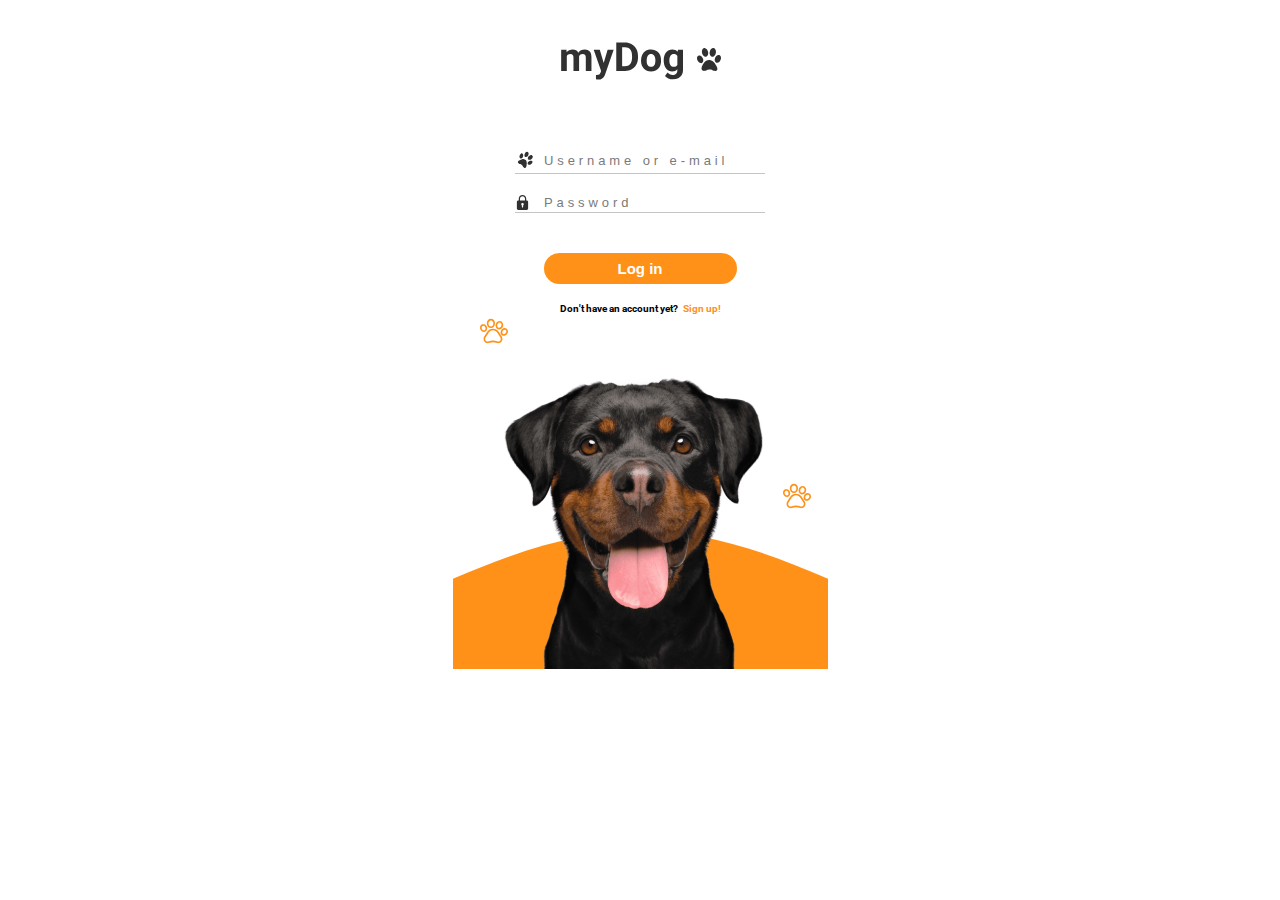
<file: index.html>
<!DOCTYPE html>
<html lang="en">

<head>
  <meta charset="UTF-8">
  <meta http-equiv="X-UA-Compatible" content="IE=edge">
  <meta name="viewport" content="width=device-width, initial-scale=1.0">
  <link rel="stylesheet" href="style/login.css">
  <title>Dog</title>
</head>

<body>

  <header>
    <img src="img/01 logo.svg" alt="">
  </header>
  <!--header end-->

  <section class="loginUser">
    <form action="">
      <div class="userInput">
        <img src="img/icon/02 userLogin.svg" alt="">
        <input type="text" placeholder="Username or e-mail">

      </div>

      <div class="userInput">
        <img class="passUser" src="img/icon/03 userPassword.svg" alt="">
        <input type="password" placeholder="Password">

      </div>

      <button>
        <a href="home.html">Log in </a>
      </button>
    </form>

    <div class="signUp">
      <p>Don't have an account yet?</p>
      <a href="">Sign up!</a>
    </div>

  </section>

  <!--loginUser end-->


  <section class="endLogin">
    <img class="icon1" src="img/icon/01 dogPaw.svg" alt="">
    <img class="dog" src="img/02 dogPhoto.png" alt="">
    <img class="icon2" src="img/icon/01 dogPaw.svg" alt="">
  </section>

  <!--endLogin end-->


</body>

</html>
</file>
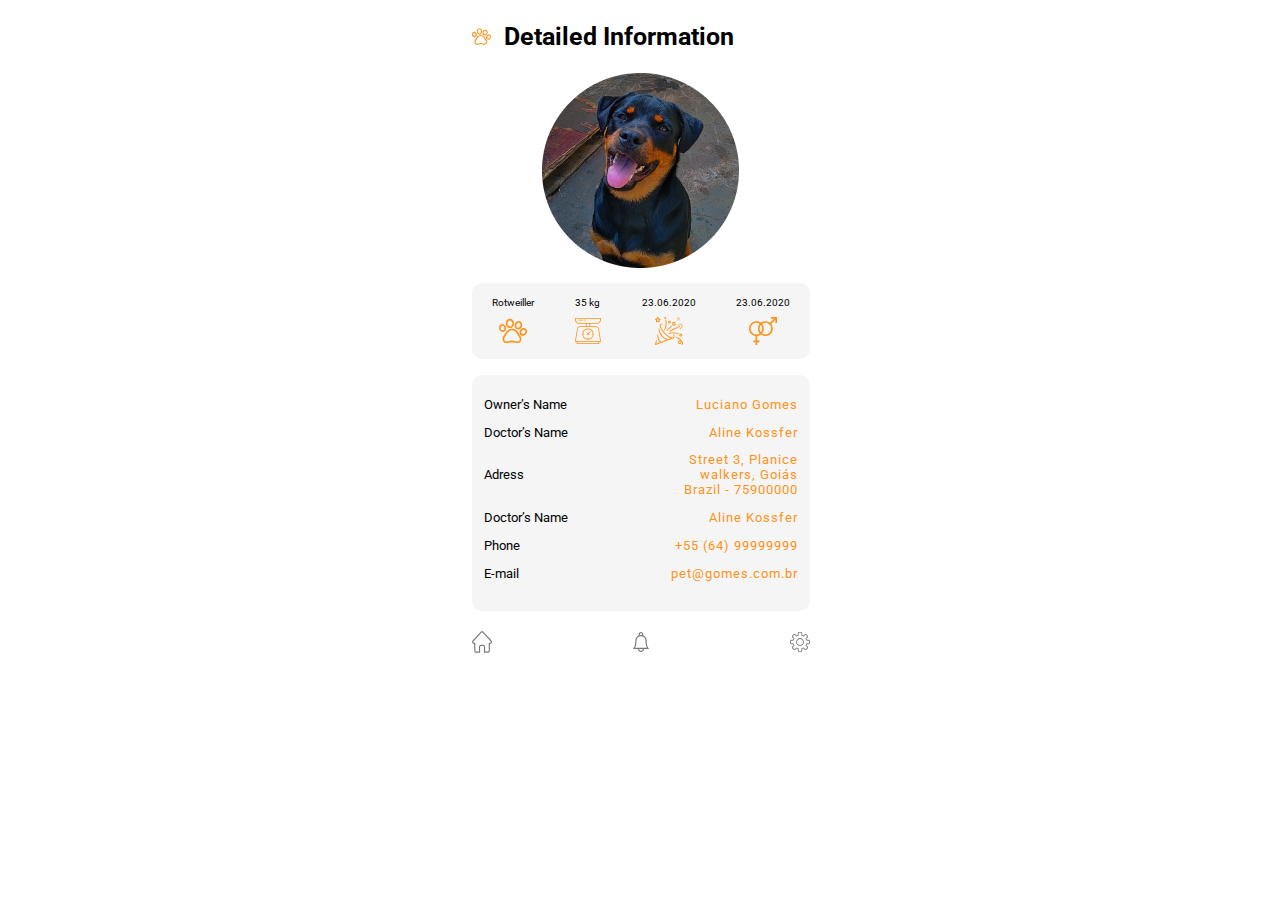
<file: detailed.html>
<!DOCTYPE html>
<html lang="en">

<head>
  <meta charset="UTF-8">
  <meta http-equiv="X-UA-Compatible" content="IE=edge">
  <meta name="viewport" content="width=device-width, initial-scale=1.0">
  <link rel="stylesheet" href="style/detailed.css">
  <title>Detailed information</title>
</head>

<body>

  <header>
    <img src="img/icon/01 dogPaw.svg" alt="">
    <h1>Detailed Information</h1>
  </header>
  <!--header end-->

  <div class="photoUser">
    <img src="img/05 dogUser.png" alt="">
  </div>
  <!--photoUser end-->


  <section class="aboutDog">
    <div class="itens">
      <div class="item">
        <p>Rotweiller</p>
        <img src="img/icon/04 itemPaw.svg" alt="">
      </div>

      <div class="item">
        <p>35 kg</p>
        <img src="img/icon/05 Itemweighing-machine.svg" alt="">
      </div>

      <div class="item">
        <p>23.06.2020</p>
        <img src="img/icon/06 Itemconfetti.svg" alt="">
      </div>

      <div class="item">
        <p>23.06.2020</p>
        <img src="img/icon/07 Itemgender.svg" alt="">
      </div>
    </div>


  </section>
  <!-- aboutDog end-->

  <section class="detailed">

    <table>
      <tr>
        <td>Owner’s Name</td>
        <td class="info">Luciano Gomes</td>
      </tr>

      <tr>
        <td>Doctor’s Name</td>
        <td class="info">Aline Kossfer</td>
      </tr>

      <tr>
        <td>Adress</td>
        <td class="info adress">Street 3, Planice
          walkers, Goiás
          Brazil - 75900000</td>
      </tr>

      <tr>
        <td>Doctor’s Name</td>
        <td class="info">Aline Kossfer</td>
      </tr>


      <tr>
        <td>Phone</td>
        <td class="info">+55 (64) 99999999</td>
      </tr>

      <tr>
        <td>E-mail</td>
        <td class="info">pet@gomes.com.br</td>
      </tr>

    </table>

  </section>

  <!-- detailed end-->

  <section class="menu">
    <div class="menuContainer">

      <a href="home.html">
        <img src="img/icon/15 home2.svg" alt="">

      </a>



      <a href=""><img src="img/icon/13 bell.svg" alt=""></a>
      <a href=""><img src="img/icon/14 settings.svg" alt=""></a>
    </div>
  </section>

  <!-- menu end-->

</body>

</html>
</file>
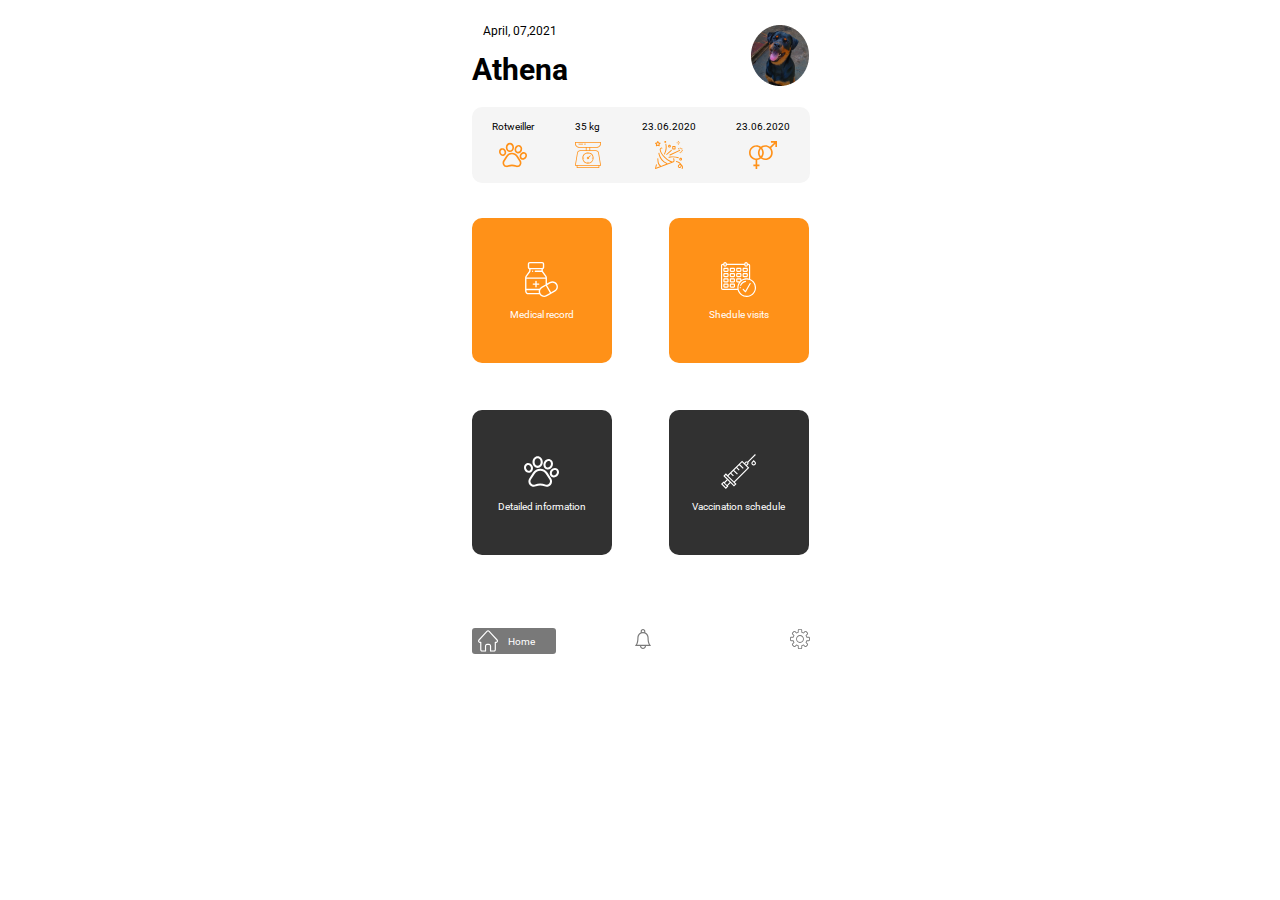
<file: home.html>
<!DOCTYPE html>
<html lang="en">

<head>
  <meta charset="UTF-8">
  <meta http-equiv="X-UA-Compatible" content="IE=edge">
  <meta name="viewport" content="width=device-width, initial-scale=1.0">
  <link rel="stylesheet" href="style/home.css">
  <title>Home</title>
</head>

<body>


  <header>
    <div class="dogUser">
      <p>April, 07,2021</p>
      <h1>Athena</h1>
    </div>

    <img src="img/04 dogMiniUser.png" alt="">
  </header>
  <!-- header end-->

  <section class="aboutDog">
    <div class="itens">
      <div class="item">
        <p>Rotweiller</p>
        <img src="img/icon/04 itemPaw.svg" alt="">
      </div>

      <div class="item">
        <p>35 kg</p>
        <img src="img/icon/05 Itemweighing-machine.svg" alt="">
      </div>

      <div class="item">
        <p>23.06.2020</p>
        <img src="img/icon/06 Itemconfetti.svg" alt="">
      </div>

      <div class="item">
        <p>23.06.2020</p>
        <img src="img/icon/07 Itemgender.svg" alt="">
      </div>
    </div>


  </section>
  <!-- aboutDog end-->


  <section class="informationDog">
    <div class="cards">
      <div class="card1">
        <a href="medical.html">
          <img src="img/icon/08 Cardmedicine.svg" alt="">
          <p>Medical
            record</p>
        </a>

      </div>


      <div class="card1">
        <a href="schedule.html">
          <img src="img/icon/09 Cardschedule.svg" alt="">
          <p>Shedule
            visits</p>
        </a>

      </div>

      <div class="card2">
        <a href="detailed.html">
          <img src="img/icon/10 Cardpawprint.svg" alt="">
          <p>Detailed
            information</p>
        </a>

      </div>

      <div class="card2">
        <a href="">
          <img src="img/icon/11 Cardvaccine.svg" alt="">
          <p>Vaccination
            schedule</p>
        </a>

      </div>

    </div>
  </section>

  <!-- informationDog-->

  <section class="menu">
    <div class="menuContainer">
      <div class="homeMenu">
        <a href="home.html">
          <img src="img/icon/12 home.svg" alt="">
          <p>Home</p>
        </a>

      </div>

      <a class="bell" href=""><img src="img/icon/13 bell.svg" alt=""></a>
      <a href=""><img src="img/icon/14 settings.svg" alt=""></a>
    </div>
  </section>

</body>

</html>
</file>
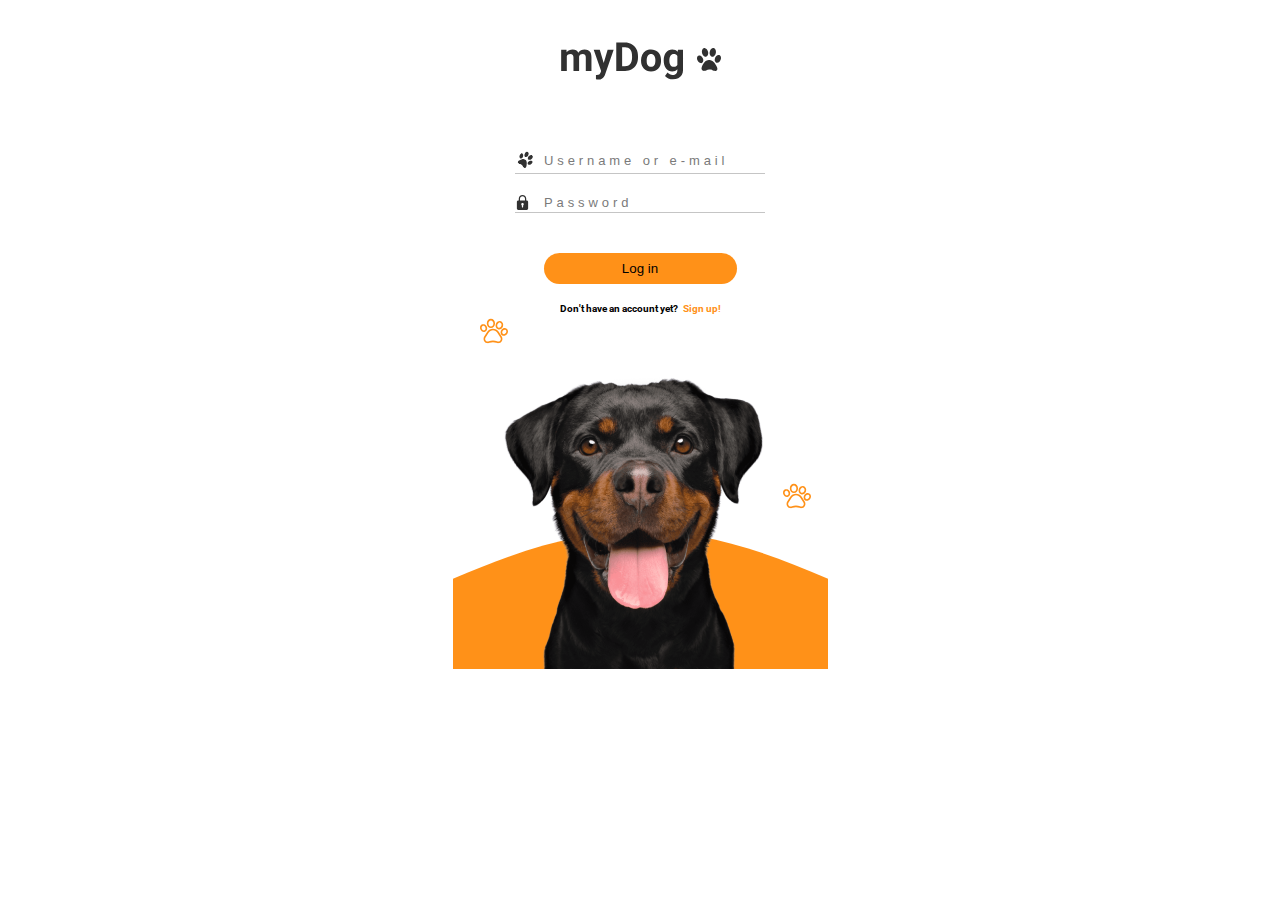
<file: login.html>
<!DOCTYPE html>
<html lang="en">

<head>
  <meta charset="UTF-8">
  <meta http-equiv="X-UA-Compatible" content="IE=edge">
  <meta name="viewport" content="width=device-width, initial-scale=1.0">
  <link rel="stylesheet" href="style/login.css">
  <title>Dog</title>
</head>

<body>

  <header>
    <img src="img/01 logo.svg" alt="">
  </header>

  <section class="loginUser">
    <form action="">
      <div class="userInput">
        <img src="img/icon/02 userLogin.svg" alt="">
        <input type="text" placeholder="Username or e-mail">

      </div>

      <div class="userInput">
        <img class="passUser" src="img/icon/03 userPassword.svg" alt="">
        <input type="password" placeholder="Password">

      </div>

      <button>Log in</button>
    </form>

    <div class="signUp">
      <p>Don't have an account yet?</p>
      <a href="">Sign up!</a>
    </div>

  </section>


  <section class="endLogin">
    <img class="icon1" src="img/icon/01 dogPaw.svg" alt="">
    <img class="dog" src="img/02 dogPhoto.png" alt="">
    <img class="icon2" src="img/icon/01 dogPaw.svg" alt="">
  </section>


</body>

</html>
</file>
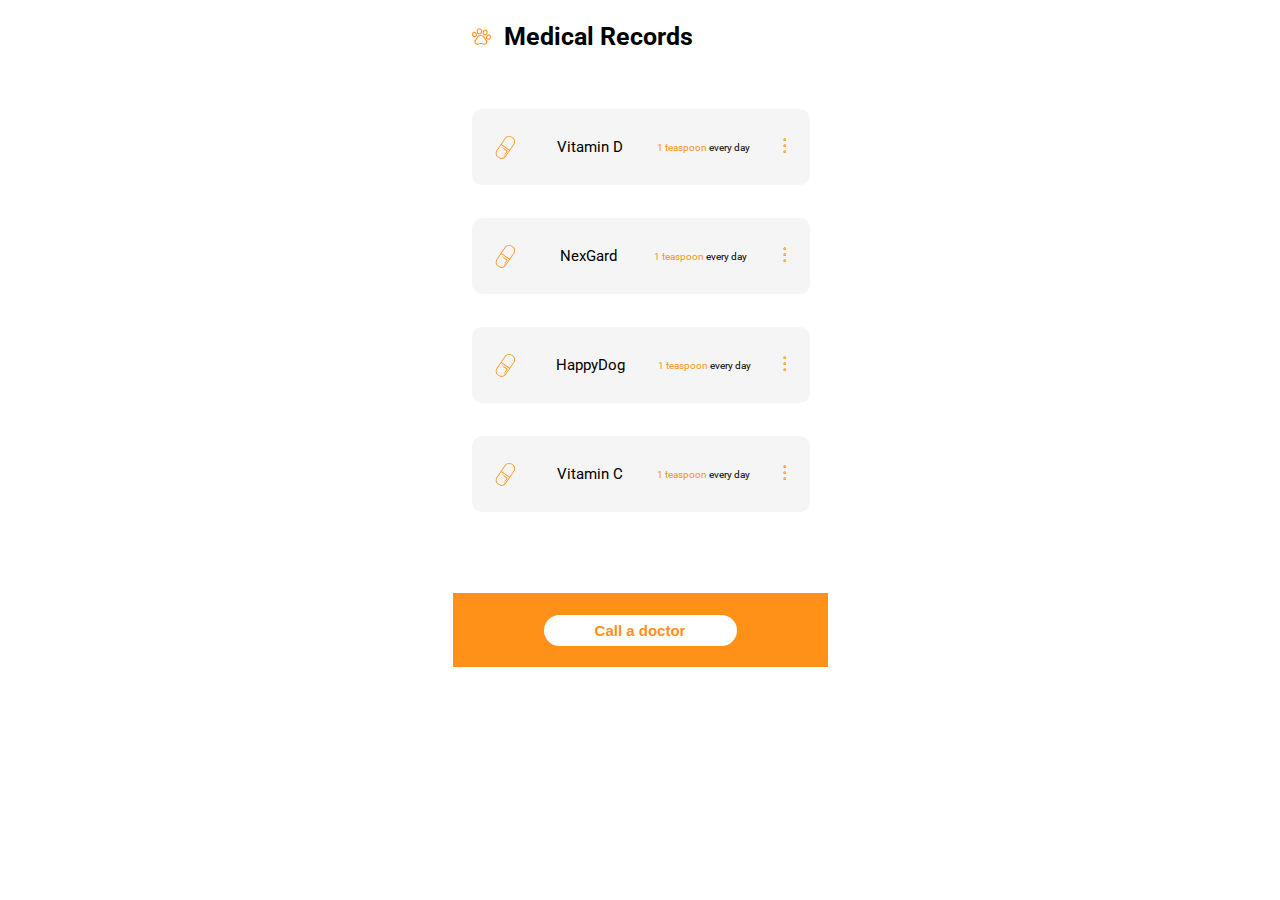
<file: medical.html>
<!DOCTYPE html>
<html lang="en">
<head>
  <meta charset="UTF-8">
  <meta http-equiv="X-UA-Compatible" content="IE=edge">
  <meta name="viewport" content="width=device-width, initial-scale=1.0">
  <link rel="stylesheet" href="style/medical.css">
  <title>Medical Records</title>
</head>
<body>

  <header>
    <img src="img/icon/01 dogPaw.svg" alt="">
    <h1>Medical Records</h1>
  </header>
  <!--header end-->


  <section class="records">
      <div class="cards">
        <div class="card">
          <img src="img/icon/16 pill.svg" alt="">
          <h2>Vitamin D</h2>
          <p><span>1 teaspoon</span>  every day</p>
          <button><img src="img/icon/17 buttonOps.svg" alt=""></button>
        </div>

        <div class="card">
          <img src="img/icon/16 pill.svg" alt="">
          <h2>NexGard</h2>
          <p><span>1 teaspoon</span>  every day</p>
          <button><img src="img/icon/17 buttonOps.svg" alt=""></button>
        </div>

        <div class="card">
          <img src="img/icon/16 pill.svg" alt="">
          <h2>HappyDog</h2>
          <p><span>1 teaspoon</span>  every day</p>
          <button><img src="img/icon/17 buttonOps.svg" alt=""></button>
        </div>

        <div class="card">
          <img src="img/icon/16 pill.svg" alt="">
          <h2>Vitamin C</h2>
          <p><span>1 teaspoon</span>  every day</p>
          <button><img src="img/icon/17 buttonOps.svg" alt=""></button>
        </div>

      </div>

  </section>
   <!--records end-->


   <footer>
        <button>Call a doctor</button>
   </footer>

    <!--footer end-->
</body>
</html>
</file>
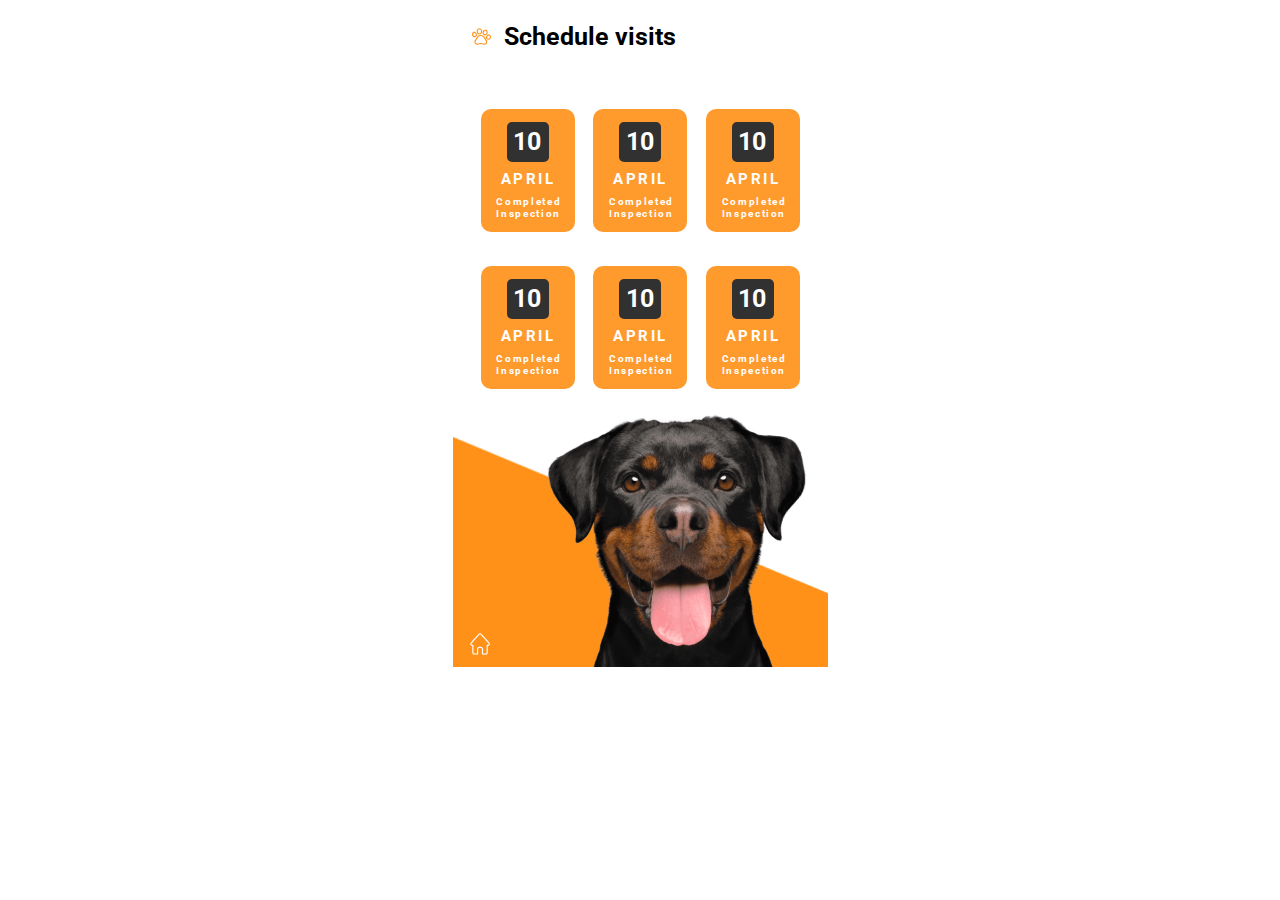
<file: schedule.html>
<!DOCTYPE html>
<html lang="en">

<head>
  <meta charset="UTF-8">
  <meta http-equiv="X-UA-Compatible" content="IE=edge">
  <meta name="viewport" content="width=device-width, initial-scale=1.0">
  <link rel="stylesheet" href="style/schedule.css">
  <title>Schedule visits</title>
</head>

<body>
  <header>
    <img src="img/icon/01 dogPaw.svg" alt="">
    <h1>Schedule visits</h1>
  </header>
  <!--header end-->


  <section class="dates">
    <div class="cards">
      <div class="card">
        <div class="data">
          <h1>10</h1>
        </div>

        <h3>APRIL</h3>
        <p>Completed
          Inspection</p>


      </div>

      <div class="card">
        <div class="data">
          <h1>10</h1>
        </div>

        <h3>APRIL</h3>
        <p>Completed
          Inspection</p>


      </div>

      <div class="card">
        <div class="data">
          <h1>10</h1>
        </div>

        <h3>APRIL</h3>
        <p>Completed
          Inspection</p>


      </div>

      <div class="card">
        <div class="data">
          <h1>10</h1>
        </div>

        <h3>APRIL</h3>
        <p>Completed
          Inspection</p>


      </div>

      <div class="card">
        <div class="data">
          <h1>10</h1>
        </div>

        <h3>APRIL</h3>
        <p>Completed
          Inspection</p>


      </div>

      <div class="card">
        <div class="data">
          <h1>10</h1>
        </div>

        <h3>APRIL</h3>
        <p>Completed
          Inspection</p>


      </div>

    </div>

  </section>
  <!--dates end-->

  <section class="endSchedule">

    <a href="home.html">
      <img class="homeIcon" src="img/icon/12 home.svg" alt="">

    </a>
    <img class="dog" src="img/07 dogPhoto2.png" alt="">


  </section>

  <!--endSchedule end-->


</body>

</html>
</file>
<file: style/login.css>
/*
width: 375px;
height: 667px;
*/


@import url('https://fonts.googleapis.com/css2?family=Roboto:wght@100;400;700&display=swap');

* {
  padding: 0;
  margin: 0;
  box-sizing: border-box;
}

body {
  font-family: 'Roboto', sans-serif;

}

/*-----------header-----------------*/

header {
  width: 162px;
  height: 47px;
  margin: 34px auto;
}

/*-----------loginUser-----------------*/
.loginUser {

  display: flex;
  flex-direction: column;
  align-items: center;

}

form {
  width: 250px;
  display: flex;
  flex-direction: column;
  margin-top: 34px;
}

.userInput {
  width: 250px;
  margin-bottom: 21px;
  border: none;
  border-bottom: 1px solid #C5C5C5;
  display: flex;
  align-items: center;
  padding-bottom: 2px;


}


form input {
  width: 100%;
  height: 15px;
  border: none;
  margin-left: 7px;

}

.passUser {
  margin-right: 7px;
}

input::placeholder {
  font-weight: 300;
  font-size: 13px;
  line-height: 15, 23px;
  letter-spacing: 0.3em;
  color: #7A7A7A;

}

input:focus {
  outline-style: none;

}

form button {
  width: 193px;
  height: 31px;

  background: #FF9118;
  border: none;
  margin: 19px auto;
  border-radius: 50px;
  cursor: pointer;

}

form button a {
  font-weight: bold;
  font-size: 15px;
  color: #FFFFFF;
  text-decoration: none;
  display: block;
}

form button:hover {
  background: #000000;
  transition: 0.8s;
  font-size: 16px;
}

button:focus {
  outline-style: none;
  box-shadow: 0 0 3pt 2pt #FF9118;
}

.signUp {
  display: flex;

}

.signUp p,
a {
  font-weight: bold;
  font-size: 10px;
}

.signUp a {
  color: #FF9118;
  margin-left: 5px;
  text-decoration: none;
}

.signUp a:hover {
  color: rgb(0, 0, 0);
  transition: 0.8s;

}

/*------endLogin------------*/

.endLogin {
  margin: 0 auto;
  background-image: url('../img/03 bgLogin.svg');
  background-repeat: no-repeat;
  background-position: bottom;

  width: 375px;
  height: 346px;

  display: flex;
  align-items: center;
  justify-content: center;
  margin-top: 9px;

}

.endLogin img {
  display: inline-block;
}

.icon1 {
  position: relative;
  left: 35px;
  bottom: 165px;
}

.icon2 {
  position: relative;
  right: 25px;

}

.dog {

  position: relative;
  left: 15px;
}

/*------end------------*/
</file>
<file: style/detailed.css>
@import url('https://fonts.googleapis.com/css2?family=Roboto:wght@100;400;700&display=swap');



* {
  padding: 0;
  margin: 0;
  box-sizing: border-box;
}

body {
  font-family: 'Roboto', sans-serif;

}


/*-----------header-----------------*/

header {
  width: 375px;
  margin: 22px auto 20px;
  padding: 0px 19px;

  display: flex;
  align-items: center;



}

header h1 {
  font-weight: bold;
  font-size: 25px;
  margin-left: 13px;
}

header img {
  width: 19px;
  height: 19px;
}

/*---------photoUser-----------------*/
.photoUser {
  width: 197px;
  height: 195px;
  margin: 22px auto 15px;
}


/*-----------aboutDog-----------------*/

.aboutDog {

  padding: 0px 19px;

  width: 375px;
  margin: 0 auto;
}

.itens {
  width: 338px;
  height: 76px;
  background-color: #F5F5F5;
  border: none;
  border-radius: 10px;

  display: flex;
  justify-content: space-around;
  align-items: center;
}

.item {
  display: flex;
  flex-direction: column;
  align-items: center;
  justify-content: center;
}

.item p {
  font-weight: normal;
  font-size: 10px;
  margin-bottom: 9px;
}

/*-----------detailed-----------------*/

.detailed {
  width: 375px;
  margin: 16px auto 20px;
  padding: 0px 19px;
}

.detailed table {
  padding: 14px 10px 22px;
  width: 338px;
  height: 236px;
  border-radius: 10px;

  background: #F5F5F5;

}



td {
  text-align: start;

  width: 129px;

  font-weight: normal;
  font-size: 13px;
  line-height: 15px;

  padding: 5px 0px;


}

.info {
  font-weight: normal;
  font-size: 13px;
  line-height: 15px;
  text-align: right;
  letter-spacing: 0.075em;

  color: #FF9118;
}

.adress {
  width: 117px;
  height: 45px;
  padding-left: 20px;

}

/*-----------Menu-----------------*/

.menu {
  width: 375px;
  margin: 0px auto 13px;
  padding: 0px 19px;


}

.menuContainer {
  width: 338px;
  display: flex;
  align-items: center;
  justify-content: space-between;
}

.homeMenu {
  background: #797979;
  border-radius: 3px;


}


/*-----------END-----------------*/
</file>
<file: style/home.css>
@import url('https://fonts.googleapis.com/css2?family=Roboto:wght@100;400;700&display=swap');



* {
  padding: 0;
  margin: 0;
  box-sizing: border-box;
}

body {
  font-family: 'Roboto', sans-serif;

}

/*-----------Header-----------------*/

header {
  width: 375px;
  margin: 24px auto 20px;
  padding: 0px 19px;

  display: flex;
  justify-content: space-between;
  align-items: center;


}

.dogUser {
  width: 96px;
  display: flex;
  flex-direction: column;
  align-items: center;



}

.dogUser p {


  font-weight: normal;
  font-size: 12px;
  margin-bottom: 14px;
}

.dogUser h1 {

  font-weight: bold;
  font-size: 30px;
}


header img {
  width: 58px;
  height: 61px;
  display: inline-block;
}

/*-----------aboutDog-----------------*/

.aboutDog {

  padding: 0px 19px;

  width: 375px;
  margin: 0 auto;
}

.itens {
  width: 338px;
  height: 76px;
  background-color: #F5F5F5;
  border: none;
  border-radius: 10px;

  display: flex;
  justify-content: space-around;
  align-items: center;
}

.item {
  display: flex;
  flex-direction: column;
  align-items: center;
  justify-content: center;
}

.item p {
  font-weight: normal;
  font-size: 10px;
  margin-bottom: 9px;
}

/*-----------informationDog-----------------*/
.informationDog {
  width: 375px;
  padding: 0px 19px;

  margin: 35px auto 0;
}

.cards {
  display: flex;
  flex-wrap: wrap;
  align-items: center;
  justify-content: space-between;
}

.cards img {
  margin-bottom: 12px;
}



.card1,
.card2 {
  background: #FF9118;
  width: 140px;
  height: 145px;
  margin-bottom: 47px;
  border-radius: 10px;



}

.cards a {
  text-decoration: none;

  width: 140px;
  height: 145px;

  display: flex;
  flex-direction: column;
  align-items: center;
  justify-content: center;

  color: white;
  font-style: normal;
  font-weight: normal;
  font-size: 10px;
  border-radius: 10px;
  cursor: pointer;
}

.cards a:hover {
  transition: 0.8s;
  background: #ff5100de;
  box-shadow: 3px 2px 3px rgba(211, 56, 9, 0.452);
}


.card2 {
  background: #313131;
}

/*-----------Menu-----------------*/

.menu {
  width: 375px;
  margin: 26px auto 13px;
  padding: 0px 19px;


}

.menuContainer {
  width: 338px;
  display: flex;
  align-items: center;
  justify-content: space-between;
}

.homeMenu {
  background: #797979;
  border-radius: 3px;


}

.homeMenu a {
  border-radius: 3px;
  width: 84px;
  height: 26px;
  display: flex;
  align-items: center;
  text-decoration: none;
}

.homeMenu a:hover {
  background: #3d3c3c;
}

.homeMenu img {
  margin: 0px 10px 0px 6px;
}



.bell {
  position: relative;
  right: 30px;
}

.homeMenu p {
  font-style: normal;
  font-weight: normal;
  font-size: 10px;

  color: #FFFFFF;
}


/*-----------END-----------------*/
</file>
<file: style/medical.css>
@import url('https://fonts.googleapis.com/css2?family=Roboto:wght@100;400;700&display=swap');



* {
  padding: 0;
  margin: 0;
  box-sizing: border-box;
}

body {
  font-family: 'Roboto', sans-serif;

}

/*-----------header-----------------*/

header {
  width: 375px;
  margin: 22px auto 58px;
  padding: 0px 19px;
  
  display: flex;
  align-items: center;
}

header h1 {
  font-weight: bold;
  font-size: 25px;
  margin-left: 13px;
}

header img {
  width: 19px;
  height: 19px;
}

/*-----------records----------------*/

.records {
  width: 375px;
  padding: 0px 19px;
  margin: 0 auto 81px;


}

.card {
  width: 338px;
  height: 76px;
  padding: 0px 22px 0px 16.6px;
  margin-bottom: 33px;


  background: #F5F5F5;
  border-radius: 10px;


  display: flex;
  justify-content: space-between;
  align-items: center;
}

.card:hover {
  background: #ffe9ce;
  transition: 0.8s;
  box-shadow: 1px 3px 1px 1px rgba(248, 170, 25, 0.404);
}

.card h2 {
  font-weight: normal;
  font-size: 15px;
}

.card p {
  font-weight: normal;
  font-size: 10px;
}

.card span {
  color: #FF9118;

}

.card button {
  background: none;
  border: none;
  cursor: pointer;
}

/*-----------Footer-----------------*/


footer {
  width: 375px;
  height: 74px;
  margin: 0px auto;
  background: #FF9118;
  padding: 0px 19px;


  display: flex;
  align-items: center;
  justify-content: center;


}

footer button {
  width: 193px;
  height: 31px;
  background: #FFFFFF;
  border: none;
  border-radius: 50px;

  font-weight: bold;
  font-size: 15px;
  color: #FF9118;

  cursor: pointer;
}

footer button:hover {
  background: #000000;
  transition: 0.8s;
}




/*-----------end-----------------*/
</file>
<file: style/schedule.css>
@import url('https://fonts.googleapis.com/css2?family=Roboto:wght@100;400;700&display=swap');



* {
  padding: 0;
  margin: 0;
  box-sizing: border-box;
}

body {
  font-family: 'Roboto', sans-serif;

}

/*-----------header-----------------*/

header {
  width: 375px;
  margin: 22px auto 58px;
  padding: 0px 19px;

  display: flex;
  align-items: center;
}

header h1 {
  font-weight: bold;
  font-size: 25px;
  margin-left: 13px;
}

header img {
  width: 19px;
  height: 19px;
}


/*-----------dates----------------*/
.dates {
  width: 375px;
  padding: 0px 18px 0 19px;
  margin: 0 auto;
}

.cards {
  display: flex;
  flex-wrap: wrap;
  justify-content: space-around;

}

.card {
  width: 94px;
  height: 123px;
  background: #FF9B2D;
  border-radius: 10px;

  display: flex;
  flex-direction: column;
  align-items: center;
  justify-content: center;

  margin-bottom: 34px;
}

.data {
  width: 42px;
  height: 40px;
  background: #313131;
  border-radius: 5px;
  display: flex;
  align-items: center;
  justify-content: center;

  margin-bottom: 8px;
}

.data h1 {
  width: 29.7px;
  height: 29.7px;
  font-weight: bold;
  font-size: 25px;
  color: #FFFFFF;

}

.card h3 {
  font-weight: bold;
  font-size: 15px;
  letter-spacing: 0.165em;
  color: #FFFFFF;

  margin-bottom: 8px;
}

.card p {
  width: 63px;
  height: 24px;
  font-weight: bold;
  font-size: 10px;
  line-height: 12px;
  letter-spacing: 0.165em;
  color: #FFFFFF;

  margin: 0 auto;
}

/*-----------endSchedule----------------*/



.endSchedule {
  width: 375px;
  height: 230.5px;
  margin: 13.5px auto 0px;
  padding: 0px 19px 0px 17px;

  background-image: url(/img/06\ bgSchelude.png);
  background-repeat: no-repeat;
  background-position: bottom;

  display: flex;
  align-items: flex-end;
}

.homeIcon {
  width: 20px;
  height: 21.67px;
  margin-right: 41px;
  margin: 0px 41px 8px 0px;
}

/*-----------end----------------*/
</file>
